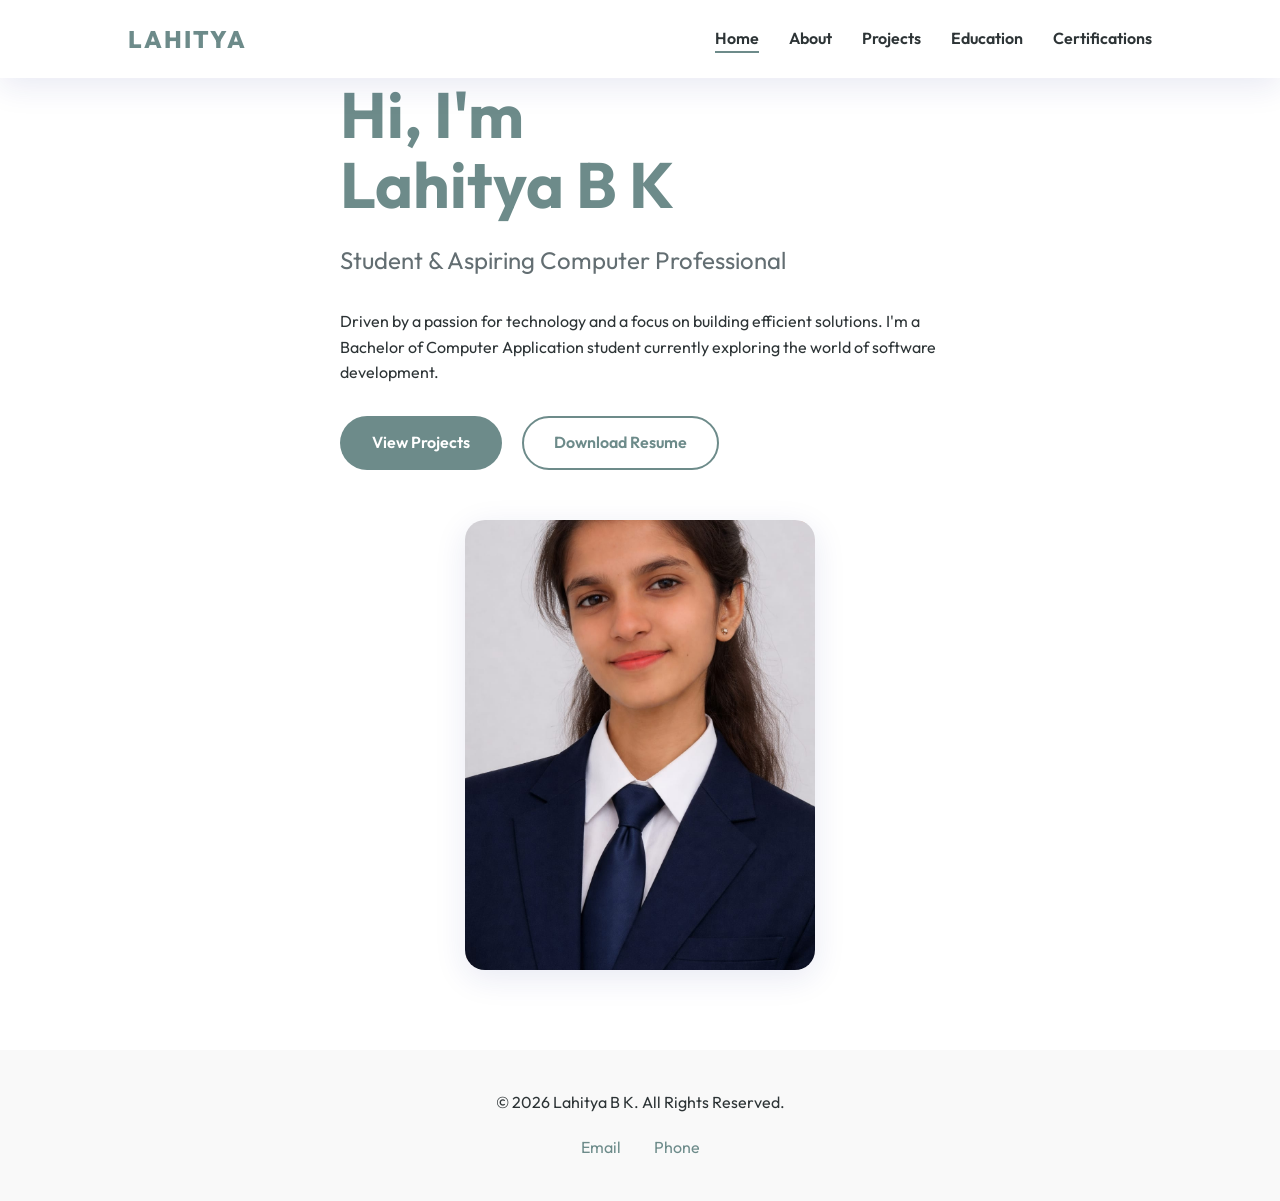
<file: index.html>
<!DOCTYPE html>
<html lang="en">
<head>
    <meta charset="UTF-8">
    <meta name="viewport" content="width=device-width, initial-scale=1.0">
    <title>Lahitya B K | Portfolio</title>
    <meta name="description" content="Professional portfolio of Lahitya B K - Student and Aspiring Computer Professional.">
    <link rel="stylesheet" href="css/style.css">
    <style>
        .hero {
            display: flex;
            align-items: center;
            justify-content: space-between;
            gap: 50px;
        }

        .hero-content {
            flex: 1;
            animation: slideInLeft 1s ease;
        }

        .hero-image {
            flex: 1;
            display: flex;
            justify-content: center;
            animation: slideInRight 1s ease;
        }

        .image-container {
            position: relative;
            width: 350px;
            height: 450px;
            border-radius: 20px;
            overflow: hidden;
            box-shadow: var(--shadow);
        }

        .image-container img {
            width: 100%;
            height: 100%;
            object-fit: cover;
        }

        .image-container::before {
            content: '';
            position: absolute;
            top: -20px;
            left: -20px;
            width: 100%;
            height: 100%;
            border: 5px solid var(--secondary);
            border-radius: 20px;
            z-index: -1;
        }

        .hero h1 {
            font-size: 4rem;
            line-height: 1.1;
            margin-bottom: 20px;
            color: var(--primary);
        }

        .hero h2 {
            font-size: 1.5rem;
            color: var(--text-light);
            margin-bottom: 30px;
            font-weight: 400;
        }

        .hero-btns {
            display: flex;
            gap: 20px;
        }

        @media (max-width: 968px) {
            .hero {
                flex-direction: column-reverse;
                text-align: center;
            }
            .hero h1 {
                font-size: 3rem;
            }
            .hero-btns {
                justify-content: center;
            }
        }
    </style>
</head>
<body>
    <nav>
        <div class="logo">LAHITYA</div>
        <ul class="nav-links">
            <li><a href="index.html" class="active">Home</a></li>
            <li><a href="about.html">About</a></li>
            <li><a href="projects.html">Projects</a></li>
            <li><a href="education.html">Education</a></li>
            <li><a href="certifications.html">Certifications</a></li>
        </ul>
        <div class="hamburger">
            <span></span><span></span><span></span>
        </div>
    </nav>

    <main>
        <section class="hero">
            <div class="hero-content">
                <h1>Hi, I'm <br><span>Lahitya B K</span></h1>
                <h2>Student & Aspiring Computer Professional</h2>
                <p style="margin-bottom: 30px; max-width: 600px;">
                    Driven by a passion for technology and a focus on building efficient solutions. 
                    I'm a Bachelor of Computer Application student currently exploring the world of software development.
                </p>
                <div class="hero-btns">
                    <a href="projects.html" class="btn btn-primary">View Projects</a>
                    <a href="assets/resume.jpg" target="_blank" class="btn btn-outline">Download Resume</a>
                </div>
            </div>
            <div class="hero-image">
                <div class="image-container">
                    <img src="assets/profile.jpg" alt="Lahitya B K">
                </div>
            </div>
        </section>
    </main>

    <footer style="padding: 40px 10%; text-align: center; background: var(--bg-alt);">
        <p>&copy; 2026 Lahitya B K. All Rights Reserved.</p>
        <div style="margin-top: 20px;">
            <a href="mailto:lahithya8009@gmail.com" style="margin: 0 15px; color: var(--primary);">Email</a>
            <a href="tel:7019727938" style="margin: 0 15px; color: var(--primary);">Phone</a>
        </div>
    </footer>

    <script src="js/main.js"></script>
</body>
</html>
</file>
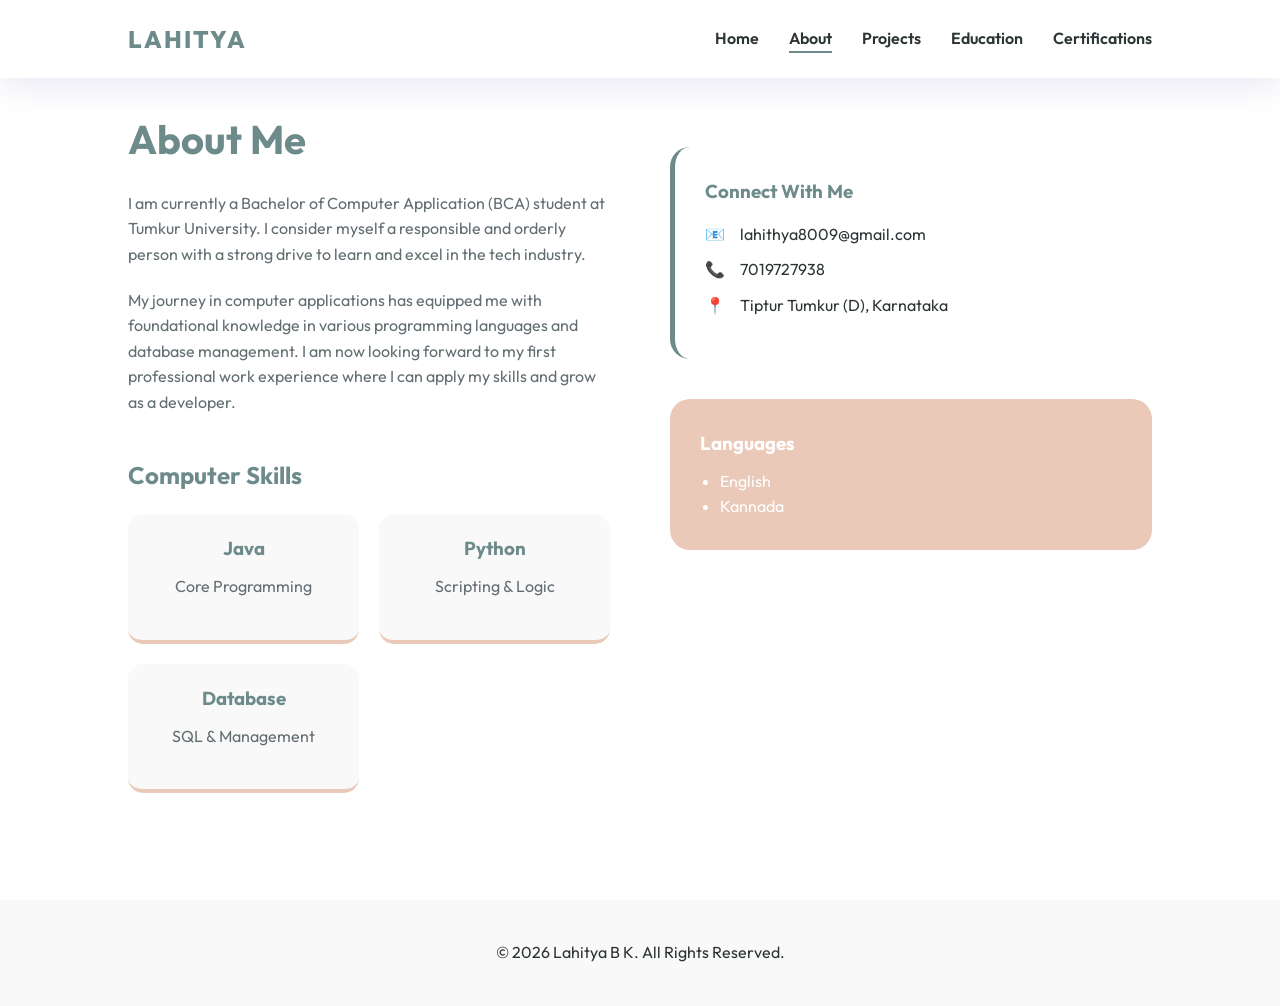
<file: about.html>
<!DOCTYPE html>
<html lang="en">
<head>
    <meta charset="UTF-8">
    <meta name="viewport" content="width=device-width, initial-scale=1.0">
    <title>About Me | Lahitya B K</title>
    <link rel="stylesheet" href="css/style.css">
    <style>
        .about-grid {
            display: grid;
            grid-template-columns: 1fr 1fr;
            gap: 60px;
            align-items: start;
        }

        .about-text h1 {
            font-size: 2.5rem;
            color: var(--primary);
            margin-bottom: 20px;
        }

        .about-text p {
            margin-bottom: 20px;
            color: var(--text-light);
        }

        .skills-section {
            margin-top: 40px;
        }

        .skills-grid {
            display: grid;
            grid-template-columns: repeat(auto-fit, minmax(150px, 1fr));
            gap: 20px;
        }

        .skill-card {
            padding: 20px;
            background: var(--bg-alt);
            border-radius: 15px;
            text-align: center;
            transition: var(--transition);
            border-bottom: 4px solid var(--secondary);
        }

        .skill-card:hover {
            transform: translateY(-5px);
            box-shadow: var(--shadow);
        }

        .skill-card h3 {
            color: var(--primary);
            margin-bottom: 10px;
        }

        .contact-info {
            margin-top: 40px;
            padding: 30px;
            background: var(--glass);
            border-radius: 20px;
            border-left: 5px solid var(--primary);
        }

        .contact-info h3 {
            margin-bottom: 15px;
            color: var(--primary);
        }

        .contact-item {
            display: flex;
            align-items: center;
            gap: 15px;
            margin-bottom: 10px;
        }

        @media (max-width: 768px) {
            .about-grid {
                grid-template-columns: 1fr;
            }
        }
    </style>
</head>
<body>
    <nav>
        <div class="logo">LAHITYA</div>
        <ul class="nav-links">
            <li><a href="index.html">Home</a></li>
            <li><a href="about.html" class="active">About</a></li>
            <li><a href="projects.html">Projects</a></li>
            <li><a href="education.html">Education</a></li>
            <li><a href="certifications.html">Certifications</a></li>
        </ul>
        <div class="hamburger">
            <span></span><span></span><span></span>
        </div>
    </nav>

    <main>
        <section>
            <div class="about-grid reveal">
                <div class="about-text">
                    <h1>About Me</h1>
                    <p>
                        I am currently a Bachelor of Computer Application (BCA) student at Tumkur University. 
                        I consider myself a responsible and orderly person with a strong drive to learn and excel in the tech industry.
                    </p>
                    <p>
                        My journey in computer applications has equipped me with foundational knowledge in various programming languages and database management. 
                        I am now looking forward to my first professional work experience where I can apply my skills and grow as a developer.
                    </p>
                    
                    <div class="skills-section">
                        <h2 style="margin-bottom: 20px; color: var(--primary);">Computer Skills</h2>
                        <div class="skills-grid">
                            <div class="skill-card">
                                <h3>Java</h3>
                                <p>Core Programming</p>
                            </div>
                            <div class="skill-card">
                                <h3>Python</h3>
                                <p>Scripting & Logic</p>
                            </div>
                            <div class="skill-card">
                                <h3>Database</h3>
                                <p>SQL & Management</p>
                            </div>
                        </div>
                    </div>
                </div>

                <div class="about-details">
                    <div class="contact-info">
                        <h3>Connect With Me</h3>
                        <div class="contact-item">
                            <span>📧</span>
                            <a href="mailto:lahithya8009@gmail.com">lahithya8009@gmail.com</a>
                        </div>
                        <div class="contact-item">
                            <span>📞</span>
                            <a href="tel:7019727938">7019727938</a>
                        </div>
                        <div class="contact-item">
                            <span>📍</span>
                            <span>Tiptur Tumkur (D), Karnataka</span>
                        </div>
                    </div>

                    <div style="margin-top: 40px; padding: 30px; background: var(--secondary); color: white; border-radius: 20px;">
                        <h3 style="margin-bottom: 10px;">Languages</h3>
                        <ul style="list-style: disc; margin-left: 20px;">
                            <li>English</li>
                            <li>Kannada</li>
                        </ul>
                    </div>
                </div>
            </div>
        </section>
    </main>

    <footer style="padding: 40px 10%; text-align: center; background: var(--bg-alt);">
        <p>&copy; 2026 Lahitya B K. All Rights Reserved.</p>
    </footer>

    <script src="js/main.js"></script>
</body>
</html>
</file>
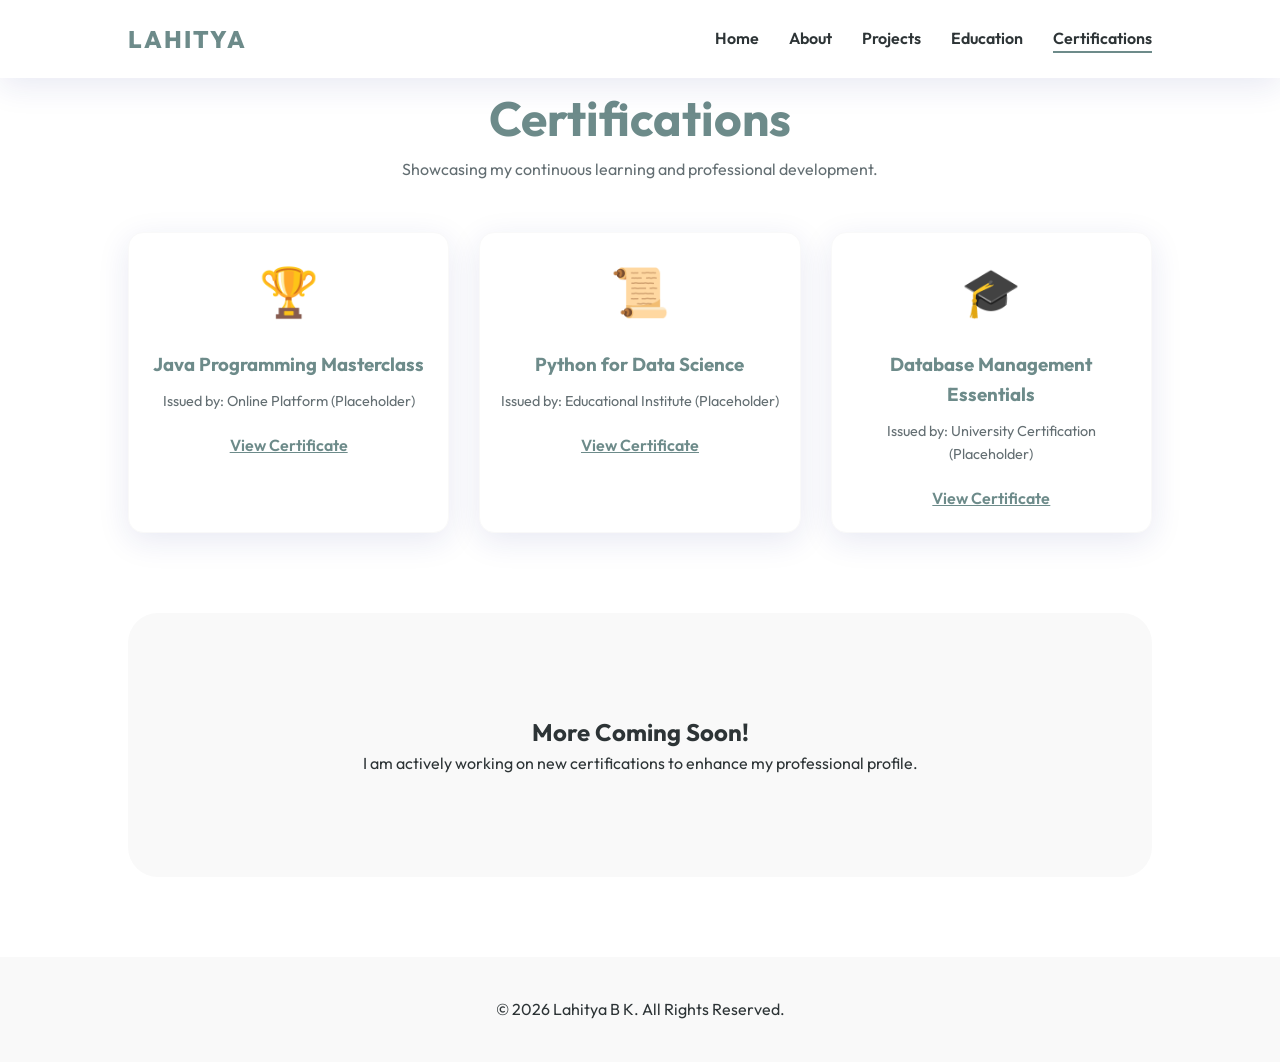
<file: certifications.html>
<!DOCTYPE html>
<html lang="en">
<head>
    <meta charset="UTF-8">
    <meta name="viewport" content="width=device-width, initial-scale=1.0">
    <title>Certifications | Lahitya B K</title>
    <link rel="stylesheet" href="css/style.css">
    <style>
        .cert-grid {
            display: grid;
            grid-template-columns: repeat(auto-fit, minmax(280px, 1fr));
            gap: 30px;
            margin-top: 50px;
        }

        .cert-card {
            background: white;
            border-radius: 15px;
            padding: 20px;
            box-shadow: var(--shadow);
            text-align: center;
            border: 1px solid var(--bg-alt);
            transition: var(--transition);
        }

        .cert-card:hover {
            border-color: var(--primary);
            transform: scale(1.05);
        }

        .cert-icon {
            font-size: 3rem;
            color: var(--secondary);
            margin-bottom: 20px;
        }

        .cert-card h3 {
            color: var(--primary);
            margin-bottom: 10px;
        }

        .cert-card p {
            color: var(--text-light);
            font-size: 0.9rem;
            margin-bottom: 20px;
        }

        .view-cert {
            color: var(--primary);
            font-weight: 600;
            text-decoration: underline;
            cursor: pointer;
        }

        .empty-state {
            text-align: center;
            padding: 100px 20px;
            background: var(--bg-alt);
            border-radius: 30px;
            margin-top: 50px;
        }
    </style>
</head>
<body>
    <nav>
        <div class="logo">LAHITYA</div>
        <ul class="nav-links">
            <li><a href="index.html">Home</a></li>
            <li><a href="about.html">About</a></li>
            <li><a href="projects.html">Projects</a></li>
            <li><a href="education.html">Education</a></li>
            <li><a href="certifications.html" class="active">Certifications</a></li>
        </ul>
        <div class="hamburger">
            <span></span><span></span><span></span>
        </div>
    </nav>

    <main>
        <section>
            <div style="text-align: center;">
                <h1 style="color: var(--primary); font-size: 3rem;">Certifications</h1>
                <p style="color: var(--text-light);">Showcasing my continuous learning and professional development.</p>
            </div>

            <div class="cert-grid reveal">
                <!-- Certificate 1 -->
                <div class="cert-card">
                    <div class="cert-icon">🏆</div>
                    <h3>Java Programming Masterclass</h3>
                    <p>Issued by: Online Platform (Placeholder)</p>
                    <span class="view-cert">View Certificate</span>
                </div>

                <!-- Certificate 2 -->
                <div class="cert-card">
                    <div class="cert-icon">📜</div>
                    <h3>Python for Data Science</h3>
                    <p>Issued by: Educational Institute (Placeholder)</p>
                    <span class="view-cert">View Certificate</span>
                </div>

                <!-- Certificate 3 -->
                <div class="cert-card">
                    <div class="cert-icon">🎓</div>
                    <h3>Database Management Essentials</h3>
                    <p>Issued by: University Certification (Placeholder)</p>
                    <span class="view-cert">View Certificate</span>
                </div>
            </div>

            <div class="empty-state reveal" style="margin-top: 80px;">
                <h2>More Coming Soon!</h2>
                <p>I am actively working on new certifications to enhance my professional profile.</p>
            </div>
        </section>
    </main>

    <footer style="padding: 40px 10%; text-align: center; background: var(--bg-alt);">
        <p>&copy; 2026 Lahitya B K. All Rights Reserved.</p>
    </footer>

    <script src="js/main.js"></script>
</body>
</html>
</file>
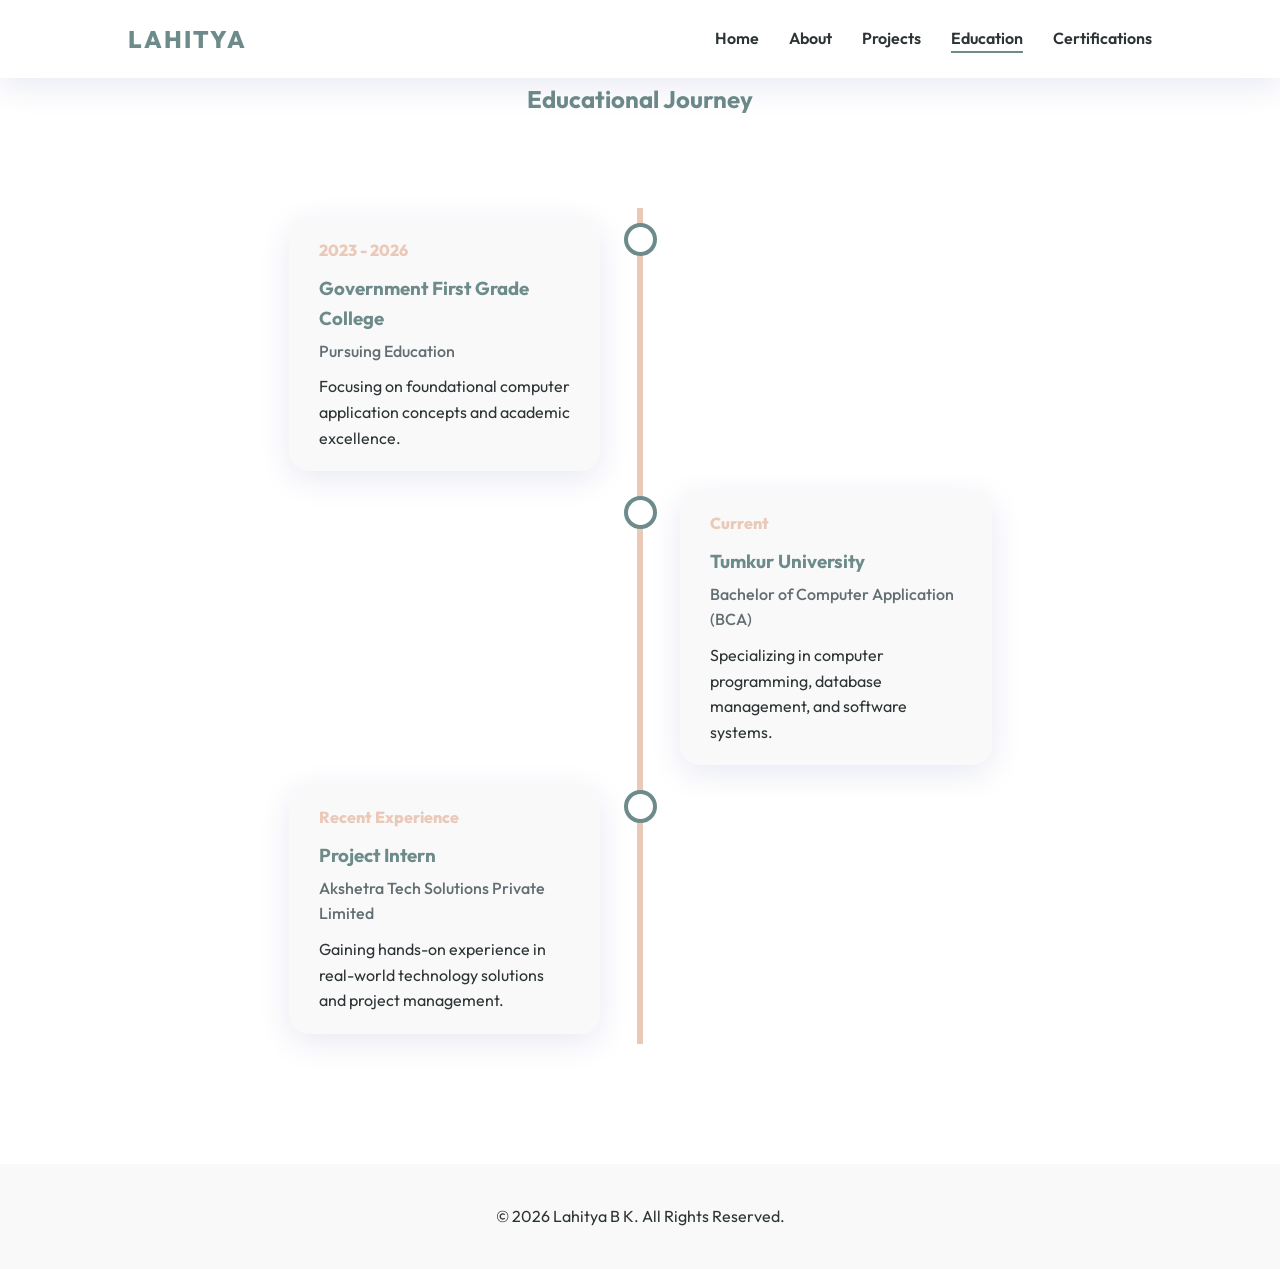
<file: education.html>
<!DOCTYPE html>
<html lang="en">
<head>
    <meta charset="UTF-8">
    <meta name="viewport" content="width=device-width, initial-scale=1.0">
    <title>Education | Lahitya B K</title>
    <link rel="stylesheet" href="css/style.css">
    <style>
        .education-timeline {
            position: relative;
            max-width: 800px;
            margin: 40px auto;
        }

        .education-timeline::after {
            content: '';
            position: absolute;
            width: 6px;
            background-color: var(--secondary);
            top: 0;
            bottom: 0;
            left: 50%;
            margin-left: -3px;
        }

        .timeline-item {
            padding: 10px 40px;
            position: relative;
            background-color: inherit;
            width: 50%;
        }

        .timeline-item::after {
            content: '';
            position: absolute;
            width: 25px;
            height: 25px;
            right: -17px;
            background-color: var(--bg);
            border: 4px solid var(--primary);
            top: 15px;
            border-radius: 50%;
            z-index: 1;
        }

        .left {
            left: 0;
        }

        .right {
            left: 50%;
        }

        .right::after {
            left: -16px;
        }

        .content {
            padding: 20px 30px;
            background-color: var(--bg-alt);
            position: relative;
            border-radius: 20px;
            box-shadow: var(--shadow);
            transition: var(--transition);
        }

        .content:hover {
            transform: scale(1.02);
            background: var(--glass);
        }

        .content h3 {
            color: var(--primary);
            margin-bottom: 5px;
        }

        .content h4 {
            color: var(--text-light);
            margin-bottom: 10px;
            font-weight: 500;
        }

        .content .date {
            font-weight: 800;
            color: var(--secondary);
            margin-bottom: 10px;
            display: block;
        }

        @media screen and (max-width: 600px) {
            .education-timeline::after {
                left: 31px;
            }
            .timeline-item {
                width: 100%;
                padding-left: 70px;
                padding-right: 25px;
            }
            .timeline-item::after {
                left: 15px;
            }
            .right {
                left: 0%;
            }
        }
    </style>
</head>
<body>
    <nav>
        <div class="logo">LAHITYA</div>
        <ul class="nav-links">
            <li><a href="index.html">Home</a></li>
            <li><a href="about.html">About</a></li>
            <li><a href="projects.html">Projects</a></li>
            <li><a href="education.html" class="active">Education</a></li>
            <li><a href="certifications.html">Certifications</a></li>
        </ul>
        <div class="hamburger">
            <span></span><span></span><span></span>
        </div>
    </nav>

    <main>
        <section>
            <h1 style="text-align: center; margin-bottom: 50px; color: var(--primary);">Educational Journey</h1>
            
            <div class="education-timeline reveal">
                <div class="timeline-item left">
                    <div class="content">
                        <span class="date">2023 - 2026</span>
                        <h3>Government First Grade College</h3>
                        <h4>Pursuing Education</h4>
                        <p>Focusing on foundational computer application concepts and academic excellence.</p>
                    </div>
                </div>
                
                <div class="timeline-item right">
                    <div class="content">
                        <span class="date">Current</span>
                        <h3>Tumkur University</h3>
                        <h4>Bachelor of Computer Application (BCA)</h4>
                        <p>Specializing in computer programming, database management, and software systems.</p>
                    </div>
                </div>

                <div class="timeline-item left">
                    <div class="content">
                        <span class="date">Recent Experience</span>
                        <h3>Project Intern</h3>
                        <h4>Akshetra Tech Solutions Private Limited</h4>
                        <p>Gaining hands-on experience in real-world technology solutions and project management.</p>
                    </div>
                </div>
            </div>
        </section>
    </main>

    <footer style="padding: 40px 10%; text-align: center; background: var(--bg-alt);">
        <p>&copy; 2026 Lahitya B K. All Rights Reserved.</p>
    </footer>

    <script src="js/main.js"></script>
</body>
</html>
</file>
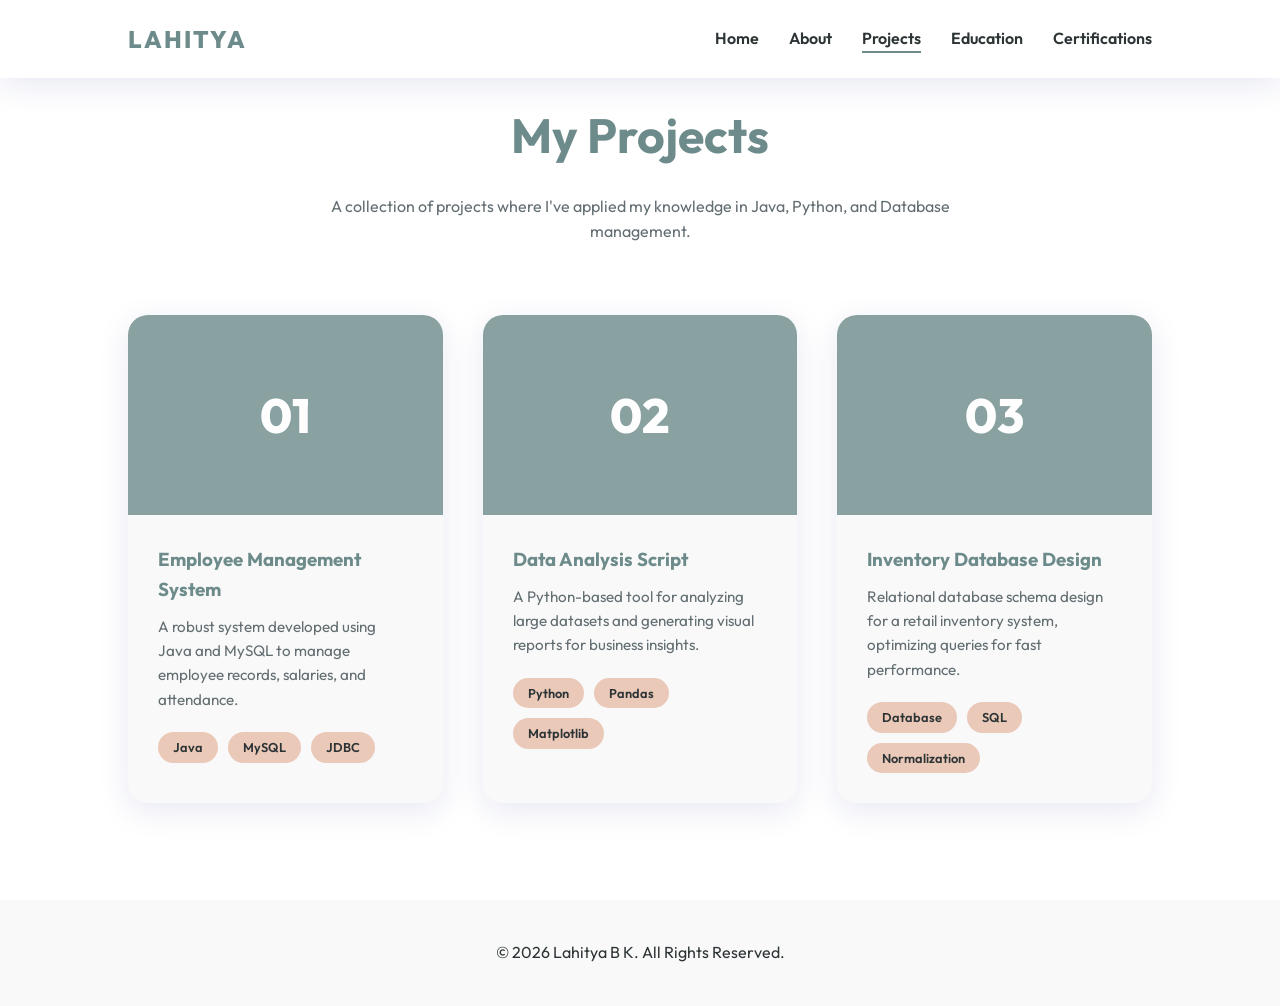
<file: projects.html>
<!DOCTYPE html>
<html lang="en">
<head>
    <meta charset="UTF-8">
    <meta name="viewport" content="width=device-width, initial-scale=1.0">
    <title>Projects | Lahitya B K</title>
    <link rel="stylesheet" href="css/style.css">
    <style>
        .projects-grid {
            display: grid;
            grid-template-columns: repeat(auto-fit, minmax(300px, 1fr));
            gap: 40px;
            margin-top: 50px;
        }

        .project-card {
            background: var(--bg-alt);
            border-radius: 20px;
            overflow: hidden;
            box-shadow: var(--shadow);
            transition: var(--transition);
            position: relative;
        }

        .project-card:hover {
            transform: translateY(-10px);
        }

        .project-img {
            width: 100%;
            height: 200px;
            background: var(--primary);
            display: flex;
            align-items: center;
            justify-content: center;
            color: white;
            font-size: 3rem;
            font-weight: 800;
            opacity: 0.8;
        }

        .project-info {
            padding: 30px;
        }

        .project-info h3 {
            color: var(--primary);
            margin-bottom: 10px;
        }

        .project-info p {
            color: var(--text-light);
            font-size: 0.95rem;
            margin-bottom: 20px;
        }

        .tags {
            display: flex;
            gap: 10px;
            flex-wrap: wrap;
        }

        .tag {
            padding: 5px 15px;
            background: var(--secondary);
            color: var(--text);
            border-radius: 50px;
            font-size: 0.8rem;
            font-weight: 600;
        }

        .project-overlay {
            position: absolute;
            top: 0;
            left: 0;
            width: 100%;
            height: 100%;
            background: rgba(109, 139, 138, 0.9);
            display: flex;
            align-items: center;
            justify-content: center;
            opacity: 0;
            transition: var(--transition);
        }

        .project-card:hover .project-overlay {
            opacity: 1;
        }
    </style>
</head>
<body>
    <nav>
        <div class="logo">LAHITYA</div>
        <ul class="nav-links">
            <li><a href="index.html">Home</a></li>
            <li><a href="about.html">About</a></li>
            <li><a href="projects.html" class="active">Projects</a></li>
            <li><a href="education.html">Education</a></li>
            <li><a href="certifications.html">Certifications</a></li>
        </ul>
        <div class="hamburger">
            <span></span><span></span><span></span>
        </div>
    </nav>

    <main>
        <section>
            <div style="text-align: center;">
                <h1 style="color: var(--primary); font-size: 3rem;">My Projects</h1>
                <p style="color: var(--text-light); max-width: 700px; margin: 20px auto;">
                    A collection of projects where I've applied my knowledge in Java, Python, and Database management.
                </p>
            </div>

            <div class="projects-grid reveal">
                <!-- Project 1 -->
                <div class="project-card">
                    <div class="project-img">01</div>
                    <div class="project-info">
                        <h3>Employee Management System</h3>
                        <p>A robust system developed using Java and MySQL to manage employee records, salaries, and attendance.</p>
                        <div class="tags">
                            <span class="tag">Java</span>
                            <span class="tag">MySQL</span>
                            <span class="tag">JDBC</span>
                        </div>
                    </div>
                    <div class="project-overlay">
                        <a href="#" class="btn btn-primary" style="background: white; color: var(--primary);">View Details</a>
                    </div>
                </div>

                <!-- Project 2 -->
                <div class="project-card">
                    <div class="project-img">02</div>
                    <div class="project-info">
                        <h3>Data Analysis Script</h3>
                        <p>A Python-based tool for analyzing large datasets and generating visual reports for business insights.</p>
                        <div class="tags">
                            <span class="tag">Python</span>
                            <span class="tag">Pandas</span>
                            <span class="tag">Matplotlib</span>
                        </div>
                    </div>
                    <div class="project-overlay">
                        <a href="#" class="btn btn-primary" style="background: white; color: var(--primary);">View Details</a>
                    </div>
                </div>

                <!-- Project 3 -->
                <div class="project-card">
                    <div class="project-img">03</div>
                    <div class="project-info">
                        <h3>Inventory Database Design</h3>
                        <p>Relational database schema design for a retail inventory system, optimizing queries for fast performance.</p>
                        <div class="tags">
                            <span class="tag">Database</span>
                            <span class="tag">SQL</span>
                            <span class="tag">Normalization</span>
                        </div>
                    </div>
                    <div class="project-overlay">
                        <a href="#" class="btn btn-primary" style="background: white; color: var(--primary);">View Details</a>
                    </div>
                </div>
            </div>
        </section>
    </main>

    <footer style="padding: 40px 10%; text-align: center; background: var(--bg-alt);">
        <p>&copy; 2026 Lahitya B K. All Rights Reserved.</p>
    </footer>

    <script src="js/main.js"></script>
</body>
</html>
</file>
<file: css/style.css>
@import url('https://fonts.googleapis.com/css2?family=Outfit:wght@300;400;600;800&display=swap');

:root {
    --primary: #6D8B8A;    /* Muted Teal from resume */
    --secondary: #EBC9B9;  /* Soft Peach from resume */
    --accent: #2C3E50;
    --text: #2D3436;
    --text-light: #636E72;
    --bg: #FFFFFF;
    --bg-alt: #F9F9F9;
    --glass: rgba(255, 255, 255, 0.7);
    --shadow: 0 8px 32px 0 rgba(31, 38, 135, 0.1);
    --transition: all 0.3s ease;
}

* {
    margin: 0;
    padding: 0;
    box-sizing: border-box;
}

html {
    scroll-behavior: smooth;
}

body {
    font-family: 'Outfit', sans-serif;
    color: var(--text);
    background-color: var(--bg);
    line-height: 1.6;
    overflow-x: hidden;
}

a {
    text-decoration: none;
    color: inherit;
    transition: var(--transition);
}

ul {
    list-style: none;
}

img {
    max-width: 100%;
    display: block;
}

section {
    padding: 80px 10%;
    min-height: 100vh;
    display: flex;
    flex-direction: column;
    justify-content: center;
}

/* Animations */
@keyframes fadeIn {
    from { opacity: 0; transform: translateY(20px); }
    to { opacity: 1; transform: translateY(0); }
}

@keyframes slideInLeft {
    from { opacity: 0; transform: translateX(-50px); }
    to { opacity: 1; transform: translateX(0); }
}

@keyframes slideInRight {
    from { opacity: 0; transform: translateX(50px); }
    to { opacity: 1; transform: translateX(0); }
}

.reveal {
    opacity: 0;
    transition: all 0.8s ease-out;
}

.reveal.active {
    opacity: 1;
}

/* Navigation */
nav {
    position: fixed;
    top: 0;
    width: 100%;
    padding: 20px 10%;
    display: flex;
    justify-content: space-between;
    align-items: center;
    background: var(--glass);
    backdrop-filter: blur(10px);
    z-index: 1000;
    box-shadow: var(--shadow);
}

.logo {
    font-size: 1.5rem;
    font-weight: 800;
    color: var(--primary);
    letter-spacing: 2px;
}

.nav-links {
    display: flex;
    gap: 30px;
}

.nav-links a {
    font-weight: 600;
    font-size: 1rem;
    position: relative;
}

.nav-links a::after {
    content: '';
    position: absolute;
    bottom: -5px;
    left: 0;
    width: 0;
    height: 2px;
    background: var(--primary);
    transition: var(--transition);
}

.nav-links a:hover::after, .nav-links a.active::after {
    width: 100%;
}

.hamburger {
    display: none;
    cursor: pointer;
}

/* Buttons */
.btn {
    padding: 12px 30px;
    border-radius: 50px;
    font-weight: 600;
    cursor: pointer;
    display: inline-block;
    border: 2px solid transparent;
    transition: var(--transition);
}

.btn-primary {
    background: var(--primary);
    color: white;
}

.btn-primary:hover {
    background: transparent;
    border-color: var(--primary);
    color: var(--primary);
    transform: translateY(-3px);
}

.btn-outline {
    border-color: var(--primary);
    color: var(--primary);
}

.btn-outline:hover {
    background: var(--primary);
    color: white;
    transform: translateY(-3px);
}

/* Responsive */
@media (max-width: 768px) {
    .nav-links {
        display: none;
    }
    .hamburger {
        display: block;
        position: relative;
        width: 30px;
        height: 20px;
    }
    .hamburger span {
        display: block;
        width: 100%;
        height: 3px;
        background: var(--primary);
        position: absolute;
        transition: var(--transition);
    }
    .hamburger span:nth-child(1) { top: 0; }
    .hamburger span:nth-child(2) { top: 8px; }
    .hamburger span:nth-child(3) { top: 16px; }

    .nav-links.active {
        display: flex;
        flex-direction: column;
        position: absolute;
        top: 70px;
        left: 0;
        width: 100%;
        background: white;
        padding: 40px;
        box-shadow: var(--shadow);
        animation: fadeIn 0.3s ease;
    }
    .nav-links.active li {
        margin-bottom: 20px;
        text-align: center;
    }
}
</file>
